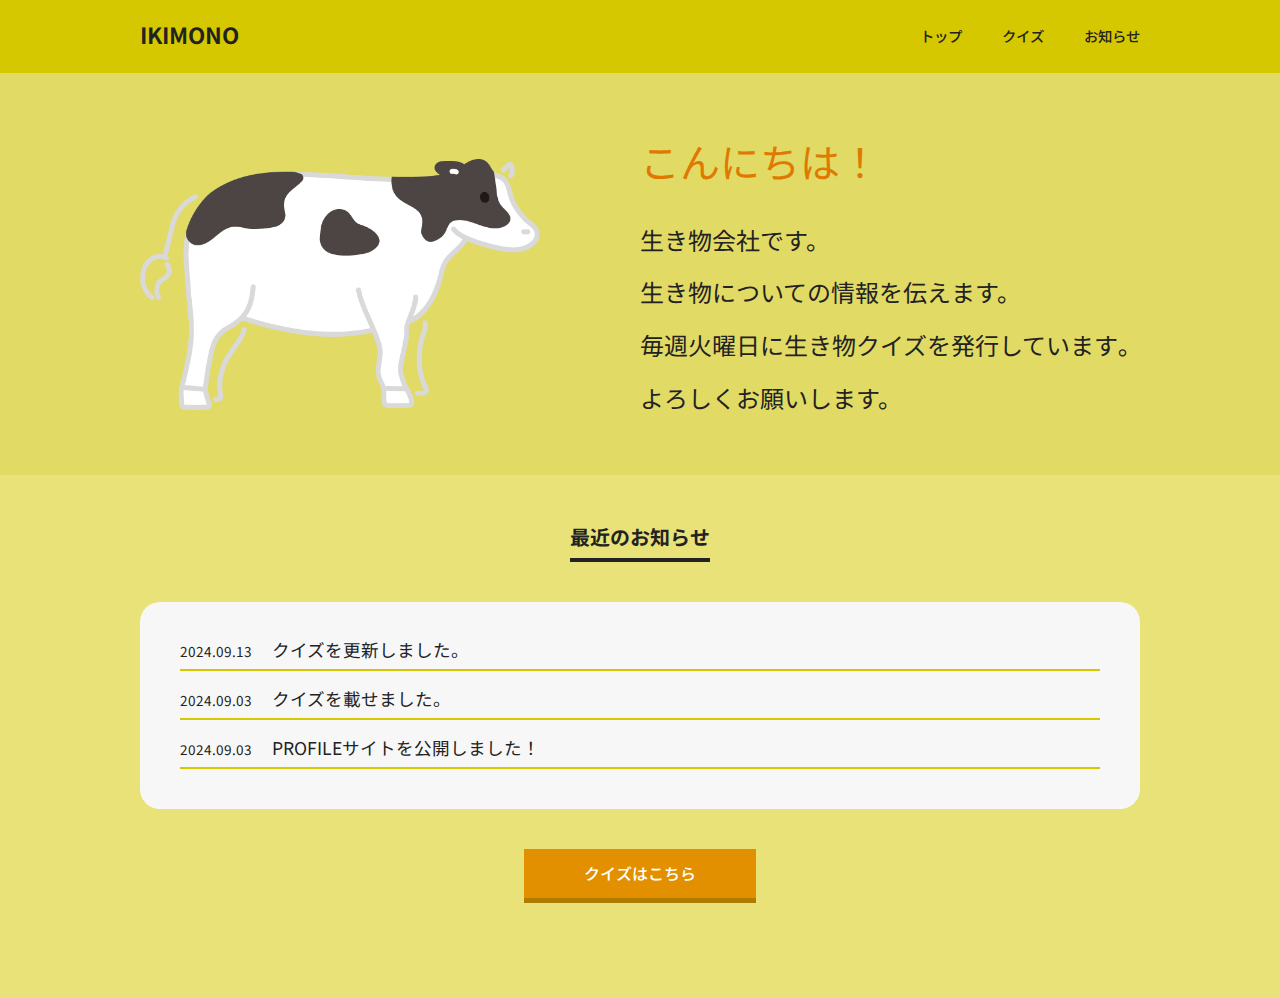
<file: index.html>
<!DOCTYPE html>
<html>
    <head>
        <meta charset="utf-8" />
        <title>生き物</title>
        <link rel="preconnect" href="https://fonts.gstatic.com">
    <link href="https://fonts.googleapis.com/css2?family=Noto+Sans+JP:wght@400;500;700&display=swap" rel="stylesheet">
        <link rel="stylesheet" href="reset.css">
        <link rel="stylesheet" href="style.css">
        <link rel="shortcut icon" type="image/x-icon" href="favicon.ico">
    </head>
    <body>
        <header id="header">
            <div class="wrapper">
            <p class="logo"><a href="index.html">IKIMONO</a></p>
      <nav>
        <ul>
          <li><a href="index.html">トップ</a></li>
          <li><a href="quiz.html">クイズ</a></li>
          <li><a href="information.html">お知らせ</a></li>
        </ul>
      </nav>
            </div>
        </header>
        <main>
            <section id="content1">
                <div class="wrapper">
                <figure><br><br><img src="./cow.png" alt="プロフィール画像"></figure>
        <div class="text_area">
          <h1>こんにちは！</h1>
          <p>生き物会社です。<br>生き物についての情報を伝えます。<br>毎週火曜日に生き物クイズを発行しています｡<br>よろしくお願いします。</p>
        </div>
                </div>
            </section>
            <section id="content2">
                <div class="wrapper">
                <h2>最近のお知らせ</h2>
          <ol>
            <li><a href="information.html#part1"><time datetime="2024-09-03">2024.09.13</time>クイズを更新しました。</a></li>
            <li><a href="information.html#part2"><time datetime="2024-09-03">2024.09.03</time>クイズを載せました。</a></li>
            <li><a href="information.html#part3"><time datetime="2024-09-03">2024.09.03</time>PROFILEサイトを公開しました！</a></li>
          </ol>
                <p class="link_contact"><a href="quiz.html">クイズはこちら</a></p>
                </div>
            </section>
        </main>
    </body>
</html>
</file>
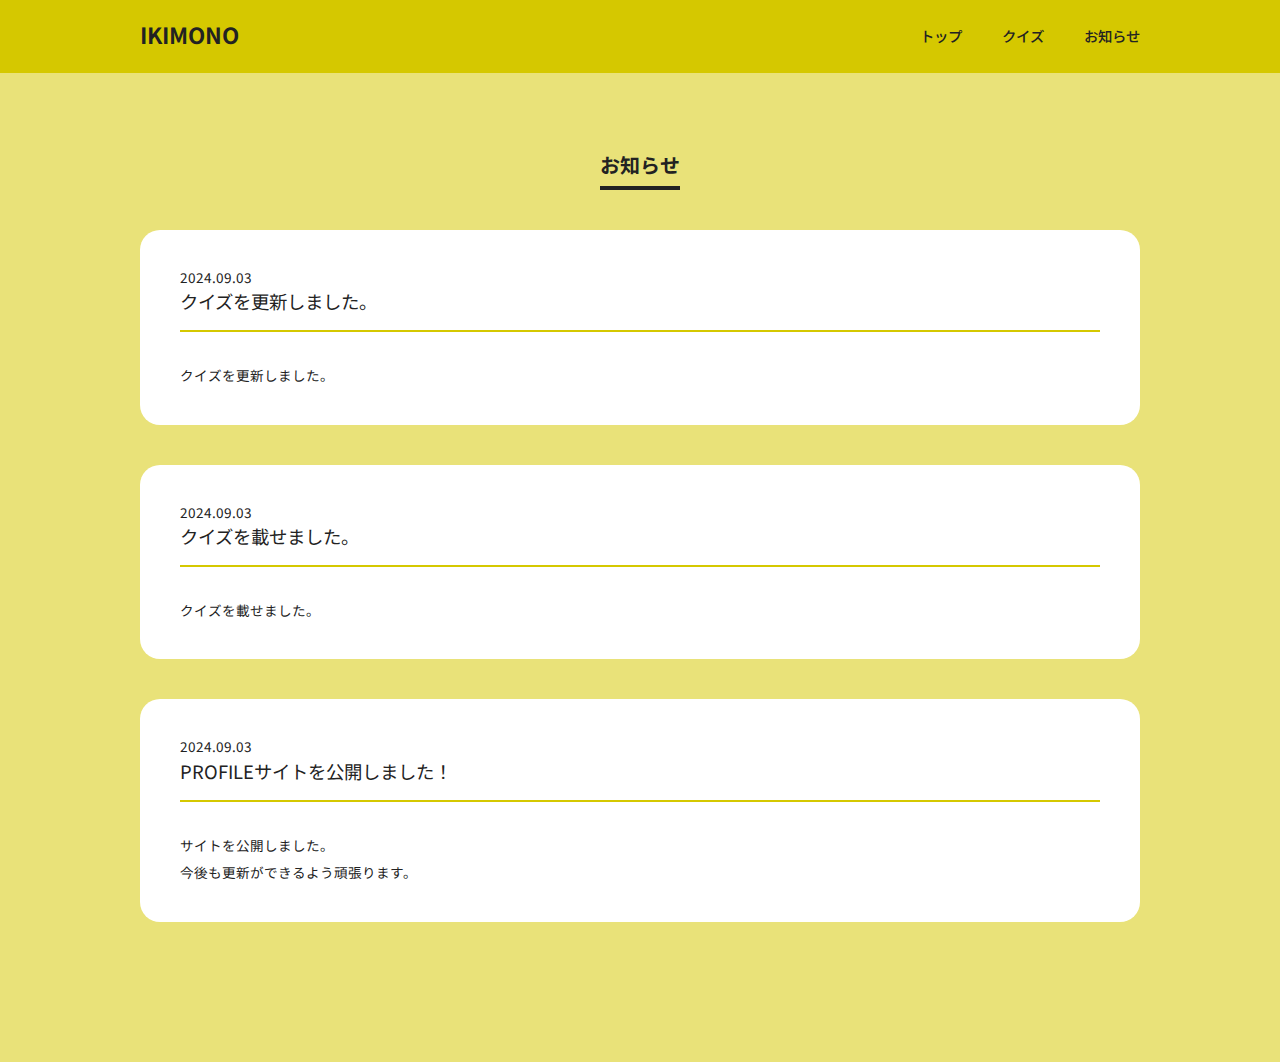
<file: information.html>
<!DOCTYPE html>
<html>
    <head>
        <meta charset="utf-8" />
        <title>お知らせ</title>
        <link rel="preconnect" href="https://fonts.gstatic.com">
    <link href="https://fonts.googleapis.com/css2?family=Noto+Sans+JP:wght@400;500;700&display=swap" rel="stylesheet">
        <link rel="stylesheet" href="reset.css">
        <link rel="stylesheet" href="style.css">
        <link rel="shortcut icon" type="image/x-icon" href="favicon.ico">
    </head>
    <body>
        <header id="header">
            <div class="wrapper">
            <p class="logo"><a href="index.html">IKIMONO</a></p>
      <nav>
        <ul>
          <li><a href="index.html">トップ</a></li>
          <li><a href="quiz.html">クイズ</a></li>
          <li><a href="information">お知らせ</a></li>
        </ul>
      </nav>
            </div>
        </header>
        <main id="information">
      <div class="wrapper">
          <h1>お知らせ</h1>
        <article id="part1">
          <p class="text_date"><time datetime="2024-09-03">2024.09.03</time></p>
          <h2>クイズを更新しました。</h2>
          <p class="text_content">クイズを更新しました。</p>
        </article>
        <article id="part2">
          <p class="text_date"><time datetime="2024-09-03">2024.09.03</time></p>
          <h2>クイズを載せました。</h2>
          <p class="text_content">クイズを載せました。</p>
        </article>
        <article id="part3">
          <p class="text_date"><time datetime="2024-09-03">2024.09.03</time></p>
          <h2>PROFILEサイトを公開しました！</h2>
          <p class="text_content">サイトを公開しました。<br>今後も更新ができるよう頑張ります。</p>
        </article>
      </div>
    </main>
    </body>
</html>
</file>
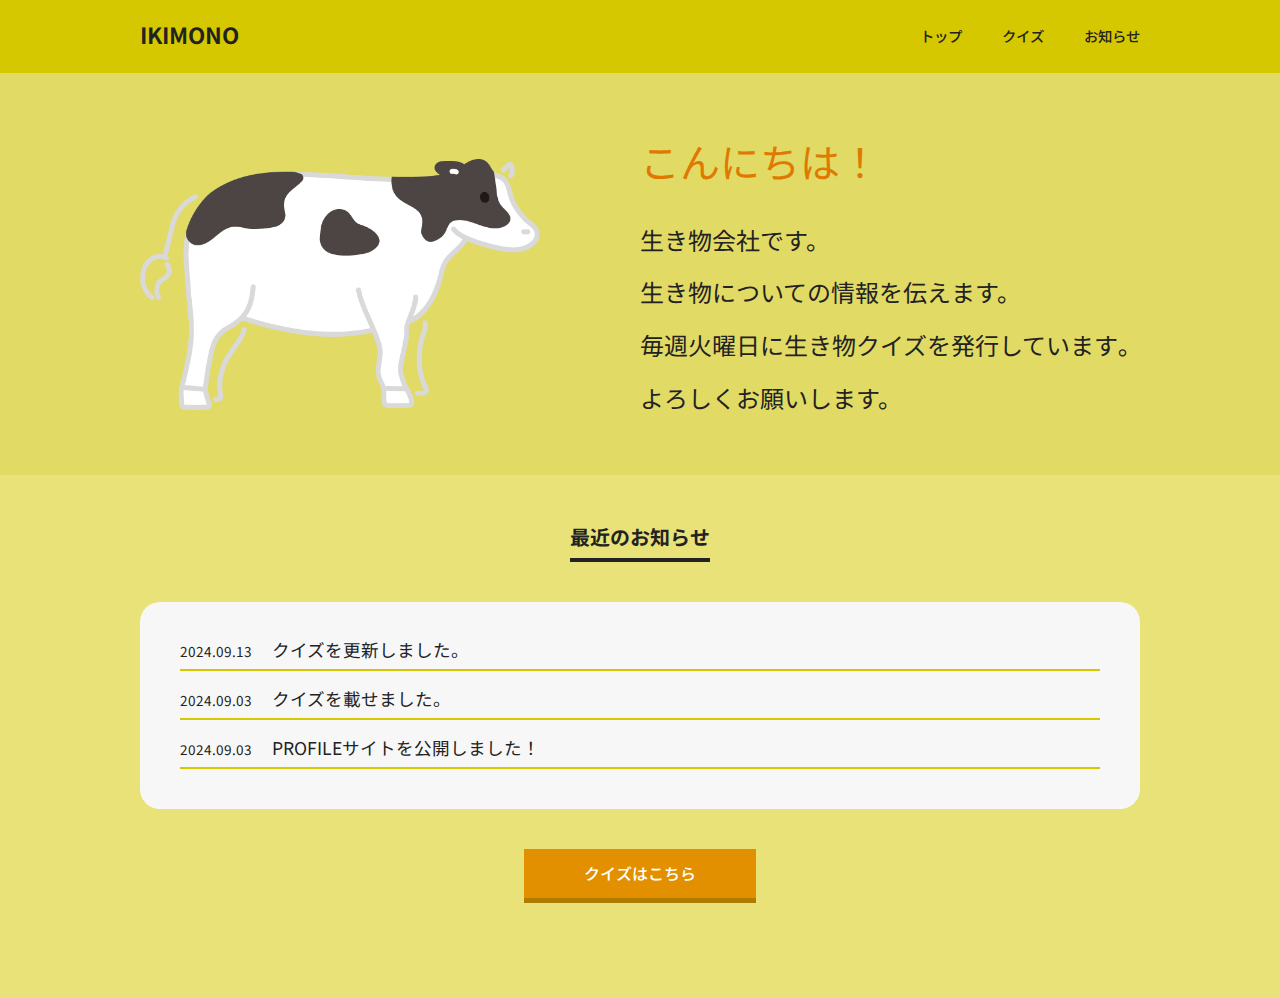
<file: quiz.html>
<!DOCTYPE html>
<html>
    <head>
        <meta charset="utf-8" />
        <title>クイズ</title>
        <link rel="preconnect" href="https://fonts.gstatic.com">
    <link href="https://fonts.googleapis.com/css2?family=Noto+Sans+JP:wght@400;500;700&display=swap" rel="stylesheet">
        <link rel="stylesheet" href="reset.css">
        <link rel="stylesheet" href="style.css">
        <link rel="shortcut icon" type="image/x-icon" href="favicon.ico">
    </head>
    <body>
        <header id="header">
            <div class="wrapper">
            <p class="logo"><a href="index.html">IKIMONO</a></p>
      <nav>
        <ul>
          <li><a href="index.html">トップ</a></li>
          <li><a href="#">クイズ</a></li>
          <li><a href="information.html">お知らせ</a></li>
        </ul>
      </nav>
            </div>
        </header>
        <main id="contact">
            <div class="wrapper">
        <h1>クイズ</h1>
        <p class="text_lead">クイズを載せるのが遅れるときもあります。</p>
        <article>
          <h2>クイズ一覧</h2>
          <p class="text_content">&emsp;&emsp;&ensp;絶滅した生き物クイズ&emsp;：&emsp;<a href="https://u1.padletusercontent.com/uploads/padlet-uploads/1920169696/b5215e2a4233cb79bc227cbf4005d8cd/No_1.png?token=[base64]" target="_blank" rel="noopener noreferrer">クリックで画像を見る</a>&ensp;<img src="open.svg" class="kakudai"><br>&emsp;&emsp;&ensp;人間のクイズ&emsp;&emsp;&emsp;&emsp;&emsp;：&emsp;<a href="https://u1.padletusercontent.com/uploads/padlet-uploads/1920169696/c93c33e9d064f6ceac850b751cd3d2a8/No_2.png?token=[base64]" target="_blank" rel="noopener noreferrer">クリックで画像を見る</a>&ensp;<img src="open.svg" class="kakudai"><br>&emsp;&emsp;&ensp;特定外来生物のクイズ&emsp;：&emsp;<a href="https://u1.padletusercontent.com/uploads/padlet-uploads/1920169696/8aeb44d303c097228350c0146a85abae/No_3.png?token=[base64]" target="_blank" rel="noopener noreferrer">クリックで画像を見る</a>&ensp;<img src="open.svg" class="kakudai"><br>&emsp;&emsp;&ensp;哺乳類のクイズ&emsp;&emsp;&emsp;&emsp;：&emsp;<a href="https://u1.padletusercontent.com/uploads/padlet-uploads/1920169696/e4d7934e3f35907256cc03d138161876/No_4.png?token=[base64]" target="_blank" rel="noopener noreferrer">クリックで画像を見る</a>&ensp;<img src="open.svg" class="kakudai"><br><img src="new.svg">&ensp;&nbsp;人間のクイズ２&emsp;&emsp;&emsp;&emsp;：&emsp;<a href="https://u1.padletusercontent.com/uploads/padlet-uploads/1920169696/a136ccaed6d93c1084d51b0c9c399b29/No5_.png?token=[base64]" target="_blank" rel="noopener noreferrer">クリックで画像を見る</a>&ensp;<img src="open.svg" class="kakudai"></p>
        </article>
      </div>
    </main>
        <script>

            document.getElementById('contact').style.visibility = 'hidden';
            
            UserInput = prompt("パスワードを入力してください","");

            if(UserInput == 60/2*2*10+1)
            {
                document.getElementById('contact').style.visibility = 'visible';
            } else if (UserInput == null || UserInput == "")
            {
                location.href = "index.html"
            } else
            {
                alert("まちがえています。")
                location.href = "index.html"
            };
        </script>
    </body>
</html>
</file>
<file: style.css>
@charset "UTF-8";

body {
  font-family: 'Noto Sans JP', sans-serif;
  color: #222;
  background-color: #e9e279;
}

/* header
------------------------------ */
#header {
  width: 100%;
  background-color: #d5c800;
}
#header .wrapper {
  overflow: hidden;
  margin: 0 auto;
  width: 100%;
  max-width: 1000px;
}

#header p {
  float: left;
  margin: 22px 0 0;
  font-size: 1.4rem;
  font-weight: 700;
}

#header ul {
  float: right;
  margin: 28px 0;
  font-size: 0.9rem;
  font-weight: 500;
}
#header ul li {
  float: left;
  margin-right: 40px;
}
#header ul li:last-child {
  margin-right: 0;
}

/* content1
------------------------------ */
#content1 {
  background-color: #e1da65;
}

#content1 .wrapper {
  display: flex;
  margin: 0 auto;
  padding: 50px 0;
  width: 100%;
  max-width: 1000px;
}

#content1 figure {
  width: 50%;
}
#content1 figure img {
  max-width: 80%;
  transform: scale(-1, 1);
}

#content1 .text_area {
  padding-top: 15px;
  width: 50%;
}

#content1 .text_area h1 {
  margin-bottom: 30px;
  font-size: 2.5rem;
  color: #df7900;
}

#content1 .text_area p {
  font-size: 1.5rem;
  line-height: 2.2em;
}


#content2 .link_contact a {
  display: inline-block;
  padding: 15px 60px;
  color: #fff;
  font-size: 1.0rem;
  font-weight: 500;
  box-shadow: 0 5px 0 #b07c00;
  background-color: #e29000;
}

#content2 {
  width: 100%;
}

#content2 .wrapper {
  margin: 0 auto;
  padding: 50px 0 100px;
  width: 100%;
  max-width: 1000px;
  text-align: center;
}

#content2 h2 {
  display: inline-block;
  margin: 0 auto 40px;
  padding-bottom: 10px;
  font-size: 1.25rem;
  font-weight: 700;
  border-bottom: 4px solid #222;
}

#content2 ol {
  margin-bottom: 40px;
  padding: 30px 40px 40px;
  text-align: left;
  border-radius: 20px;
  background-color: #f7f7f7;
}

#content2 ol li {
  margin-bottom: 10px;
  font-size: 1.1rem;
  line-height: 2.0em;
  border-bottom: 2px solid #d5c800;
}

#content2 ol li:last-child {
  margin-bottom: 0;
}

#content2 ol li time {
  margin-right: 20px;
  font-size: 0.85rem;
}

#content2 .link_contact a:hover {
  background-color: #e89d19;
}

/* information
------------------------------ */
#information {
  padding: 80px 0 100px;
  color: #222;
  text-align: center;
  background-color: #e9e279;
}

#information .wrapper {
  margin: 0 auto;
  width: 100%;
  max-width: 1000px;
}

#information h1 {
  display: inline-block;
  margin: 0 auto 40px;
  padding-bottom: 10px;
  font-size: 1.25rem;
  font-weight: 700;
  border-bottom: 4px solid #222;
}

#information article {
  margin-bottom: 40px;
  padding: 40px 40px 35px;
  text-align: left;
  border-radius: 20px;
  background-color: #fff;
}

#information article .text_date {
  font-size: 0.85rem;
}

#information article h2 {
  margin-bottom: 30px;
  padding-bottom: 12px;
  font-size: 1.15rem;
  line-height: 1.8em;
  border-bottom: 2px solid #d5c800;
}

#information article .text_content {
  line-height: 2.0em;
  font-size: 0.85rem;
}



/* contact
------------------------------ */
#contact {
  padding: 80px 0 60px;
  color: #222;
  text-align: center;
  background-color: #e9e279;
}

#contact .wrapper {
  margin: 0 auto;
  width: 100%;
  max-width: 1000px;
}

#contact h1 {
  display: inline-block;
  margin: 0 auto 30px;
  padding-bottom: 10px;
  font-size: 1.25rem;
  font-weight: 700;
  border-bottom: 4px solid #222;
}

#contact .text_lead {
  margin-bottom: 35px;
  line-height: 2.0em;
  font-size: 0.85rem;
}

#contact article {
  margin-bottom: 40px;
  padding: 40px 40px 35px;
  text-align: left;
  border-radius: 20px;
  background-color: #fff;
}

#contact article h2 {
  margin-bottom: 30px;
  padding-bottom: 12px;
  font-size: 1.15rem;
  line-height: 1.8em;
  border-bottom: 2px solid #d5c800;
}

#contact article .text_content {
  line-height: 2.0em;
  font-size: 0.85rem;
}

#contact article .text_content a {
  color: #0072d3;
  font-weight: 700;
}

#contact article .text_content a:hover {
  text-decoration: underline;
}
</file>
